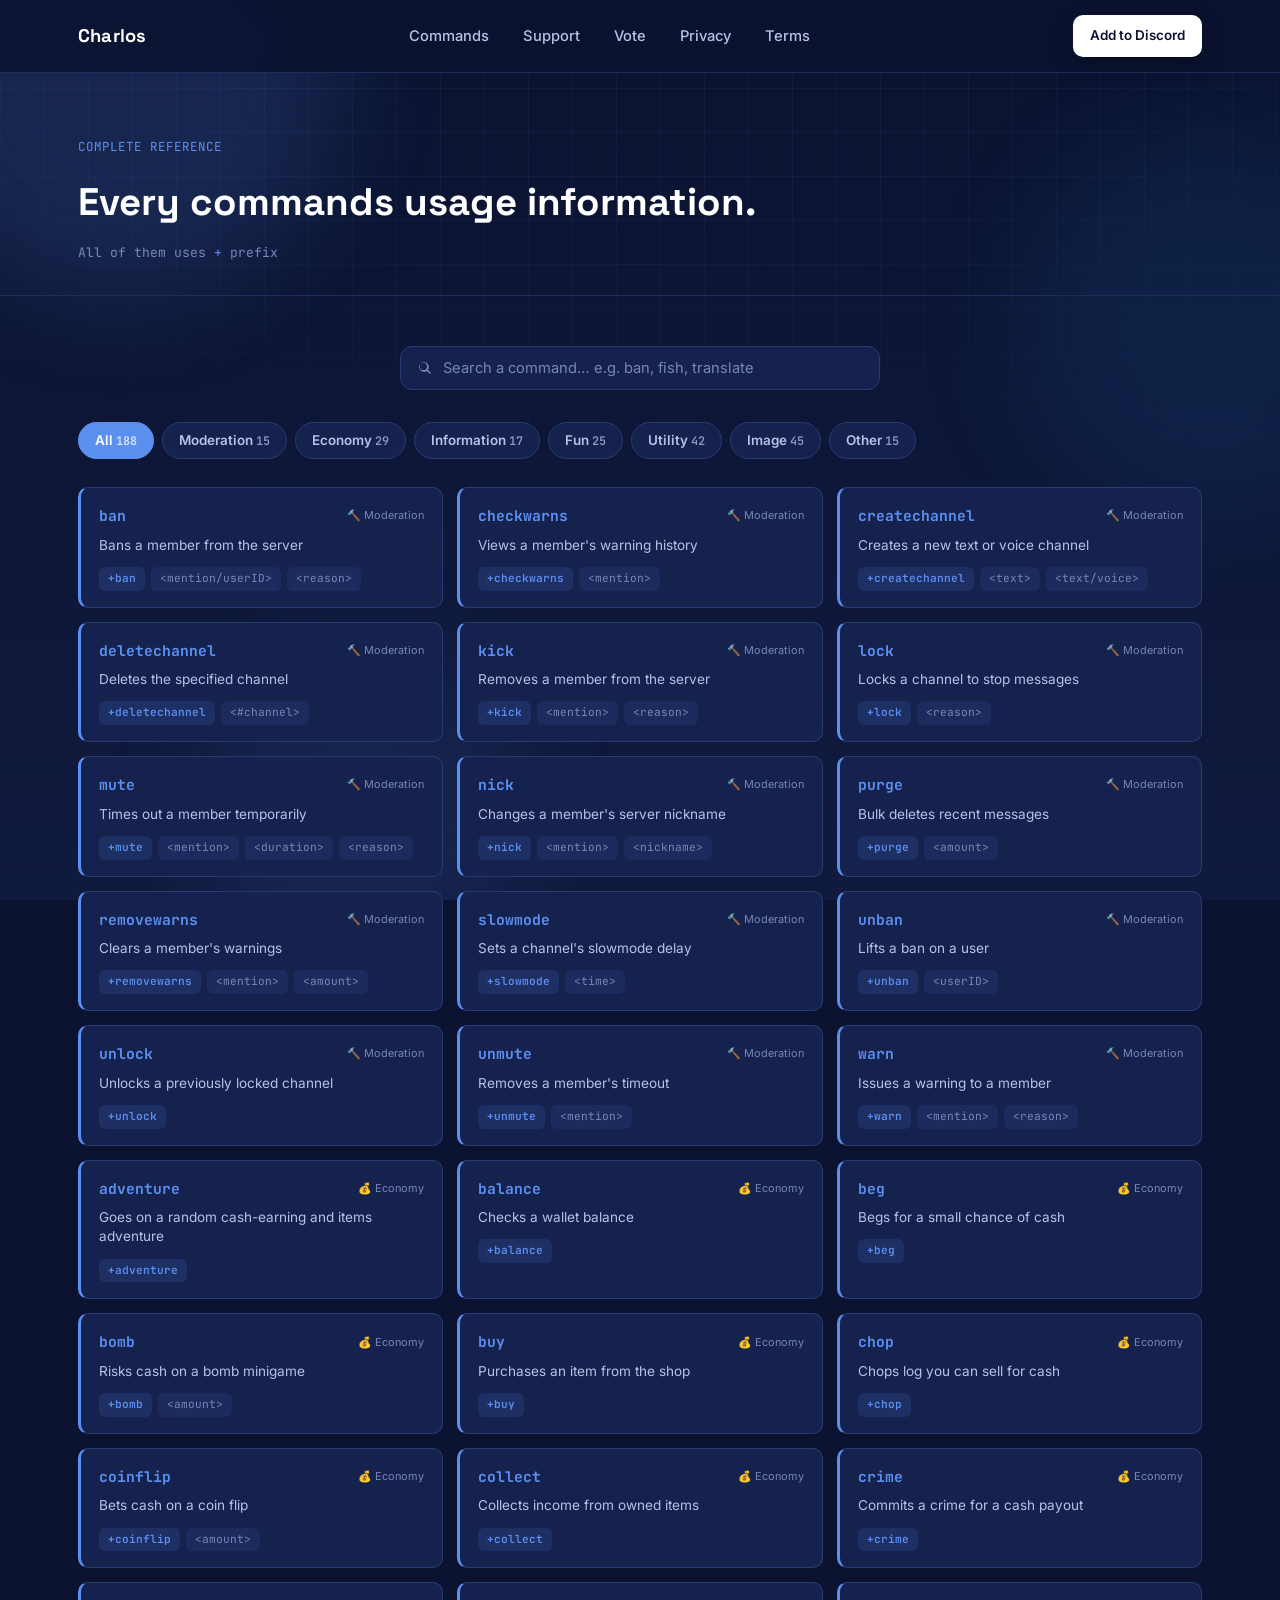
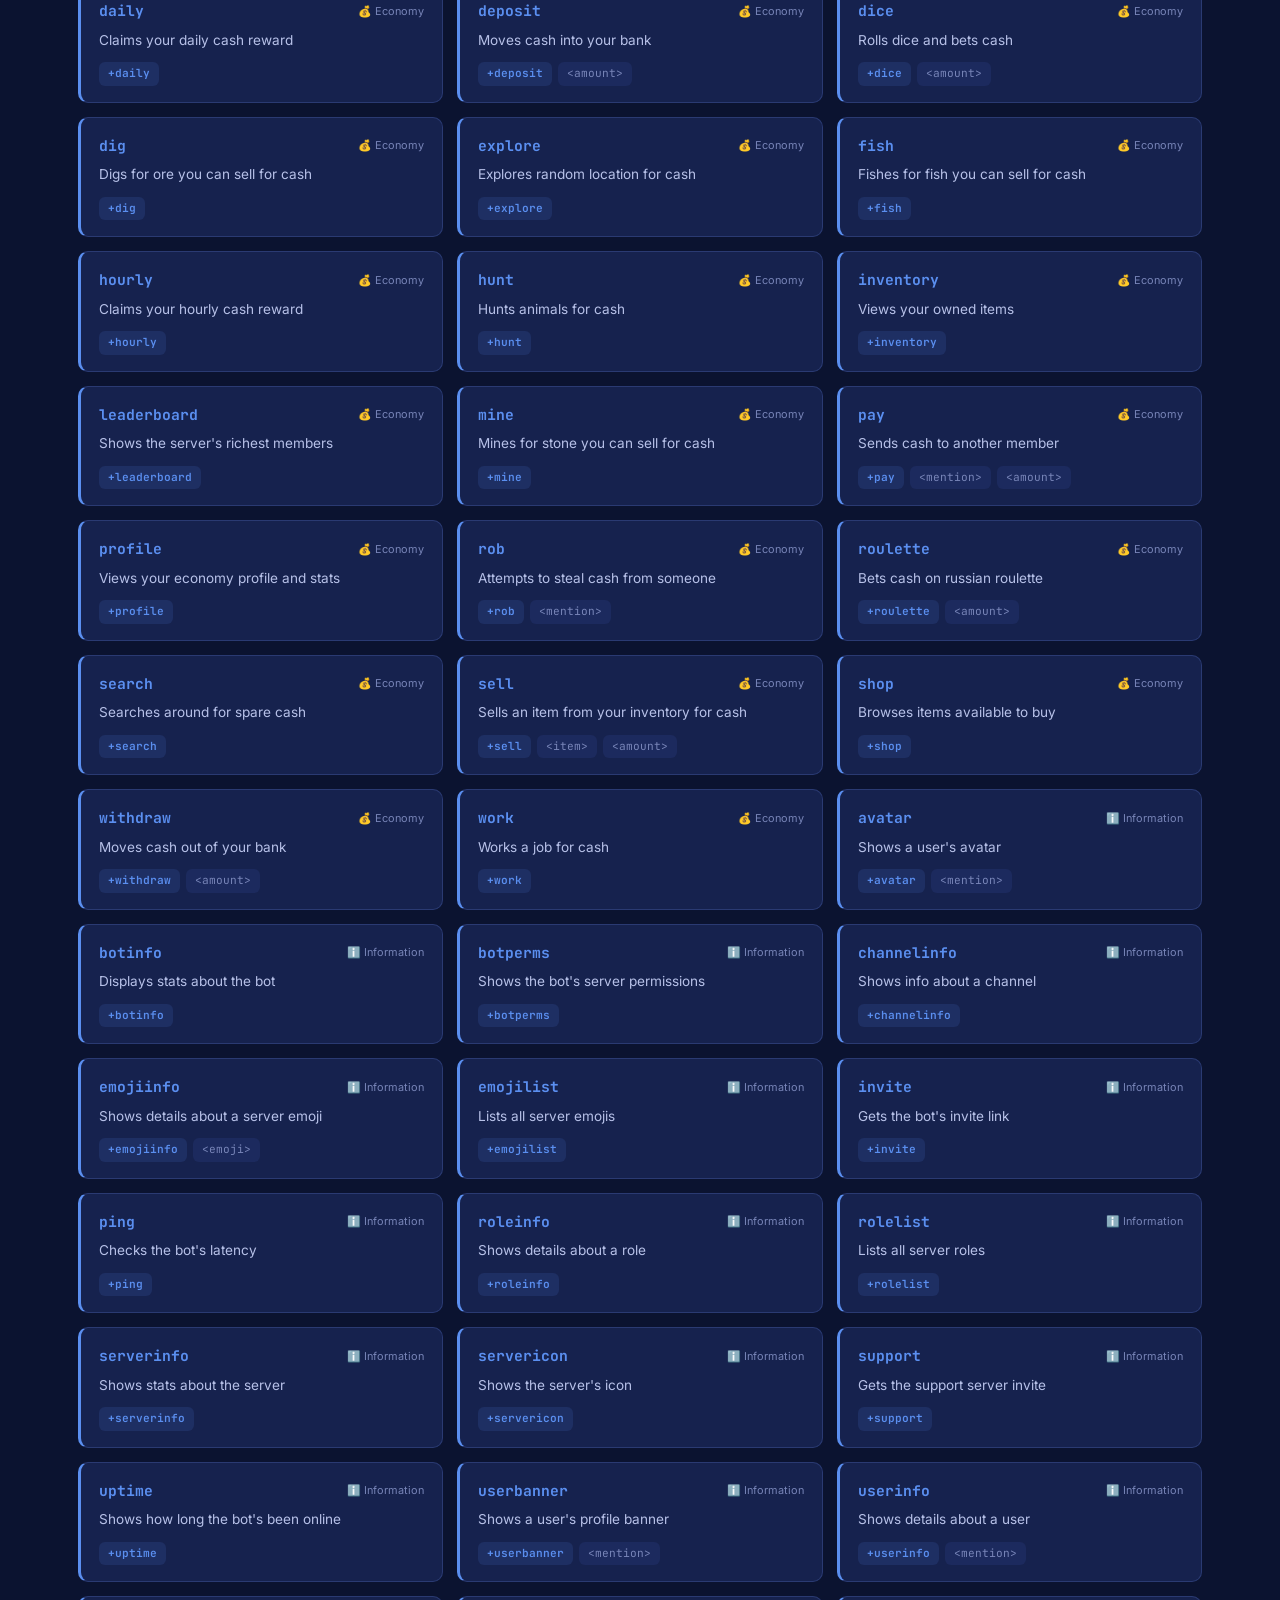
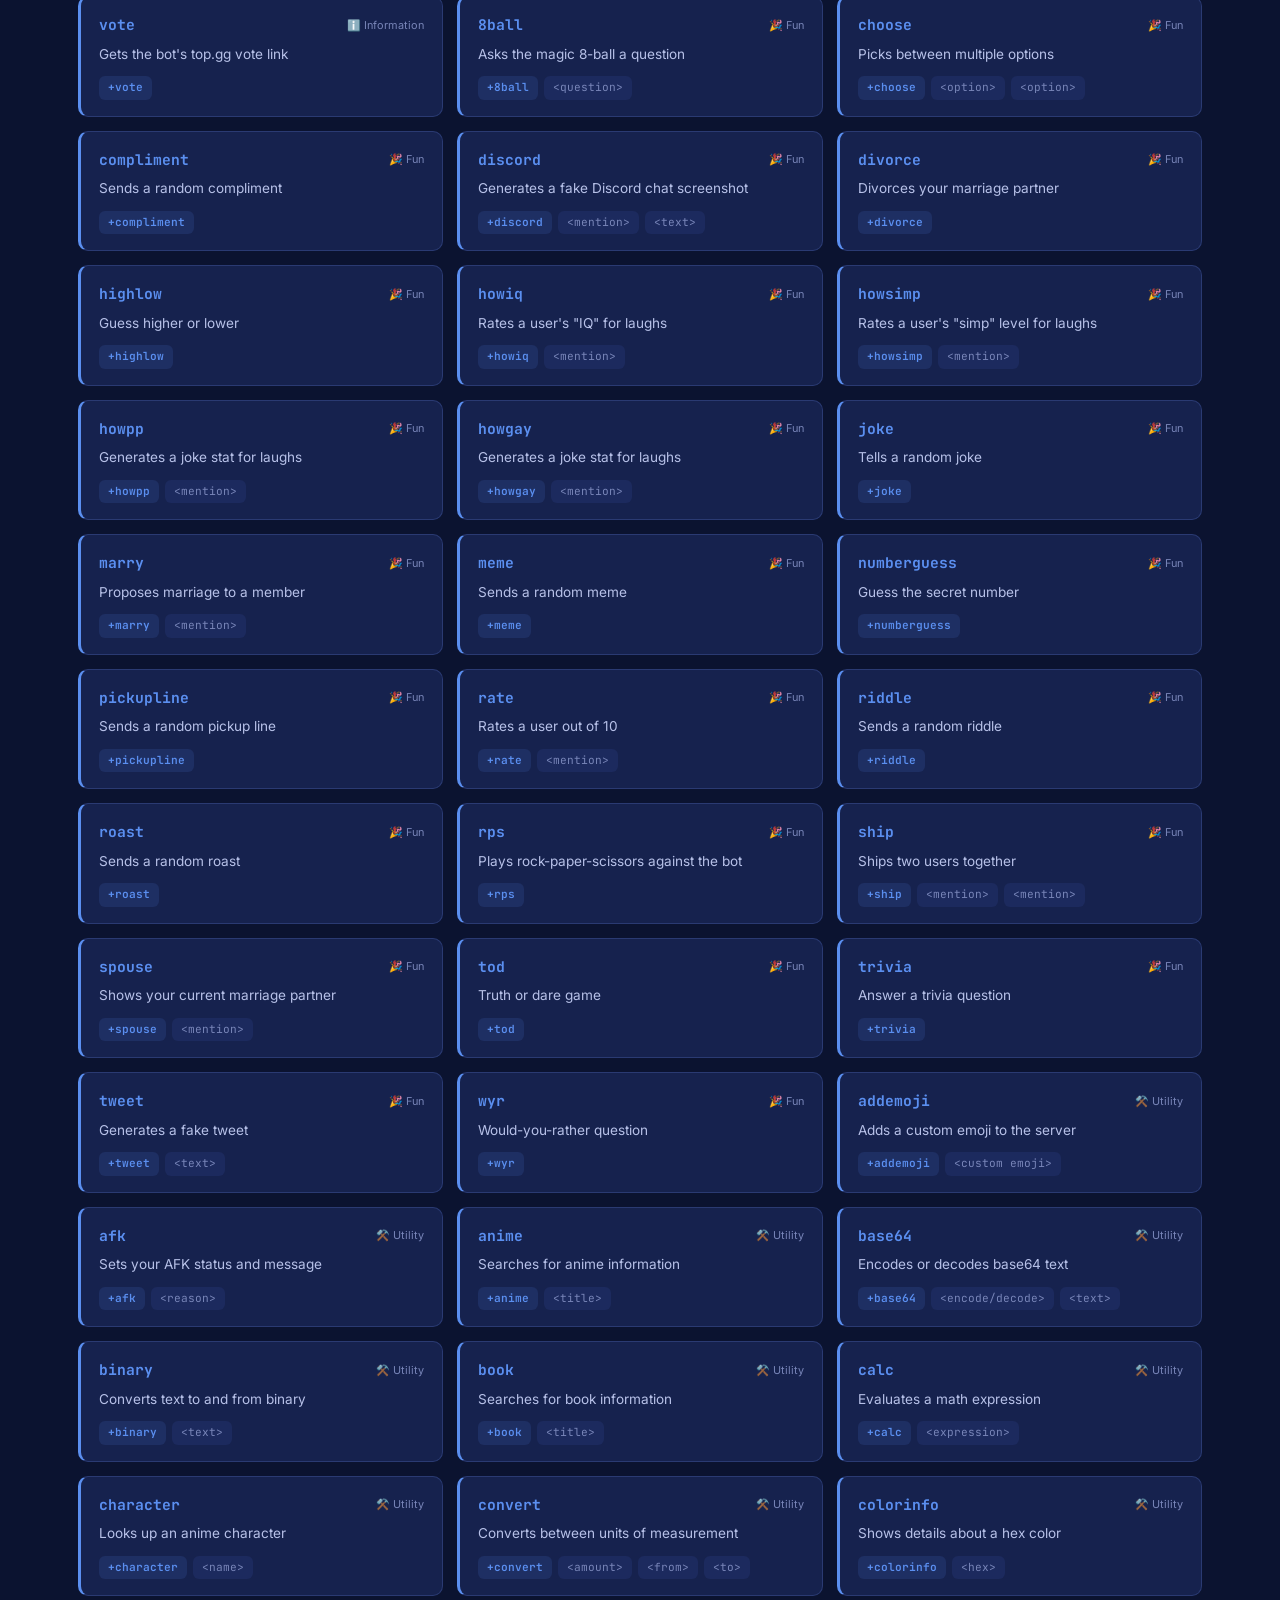
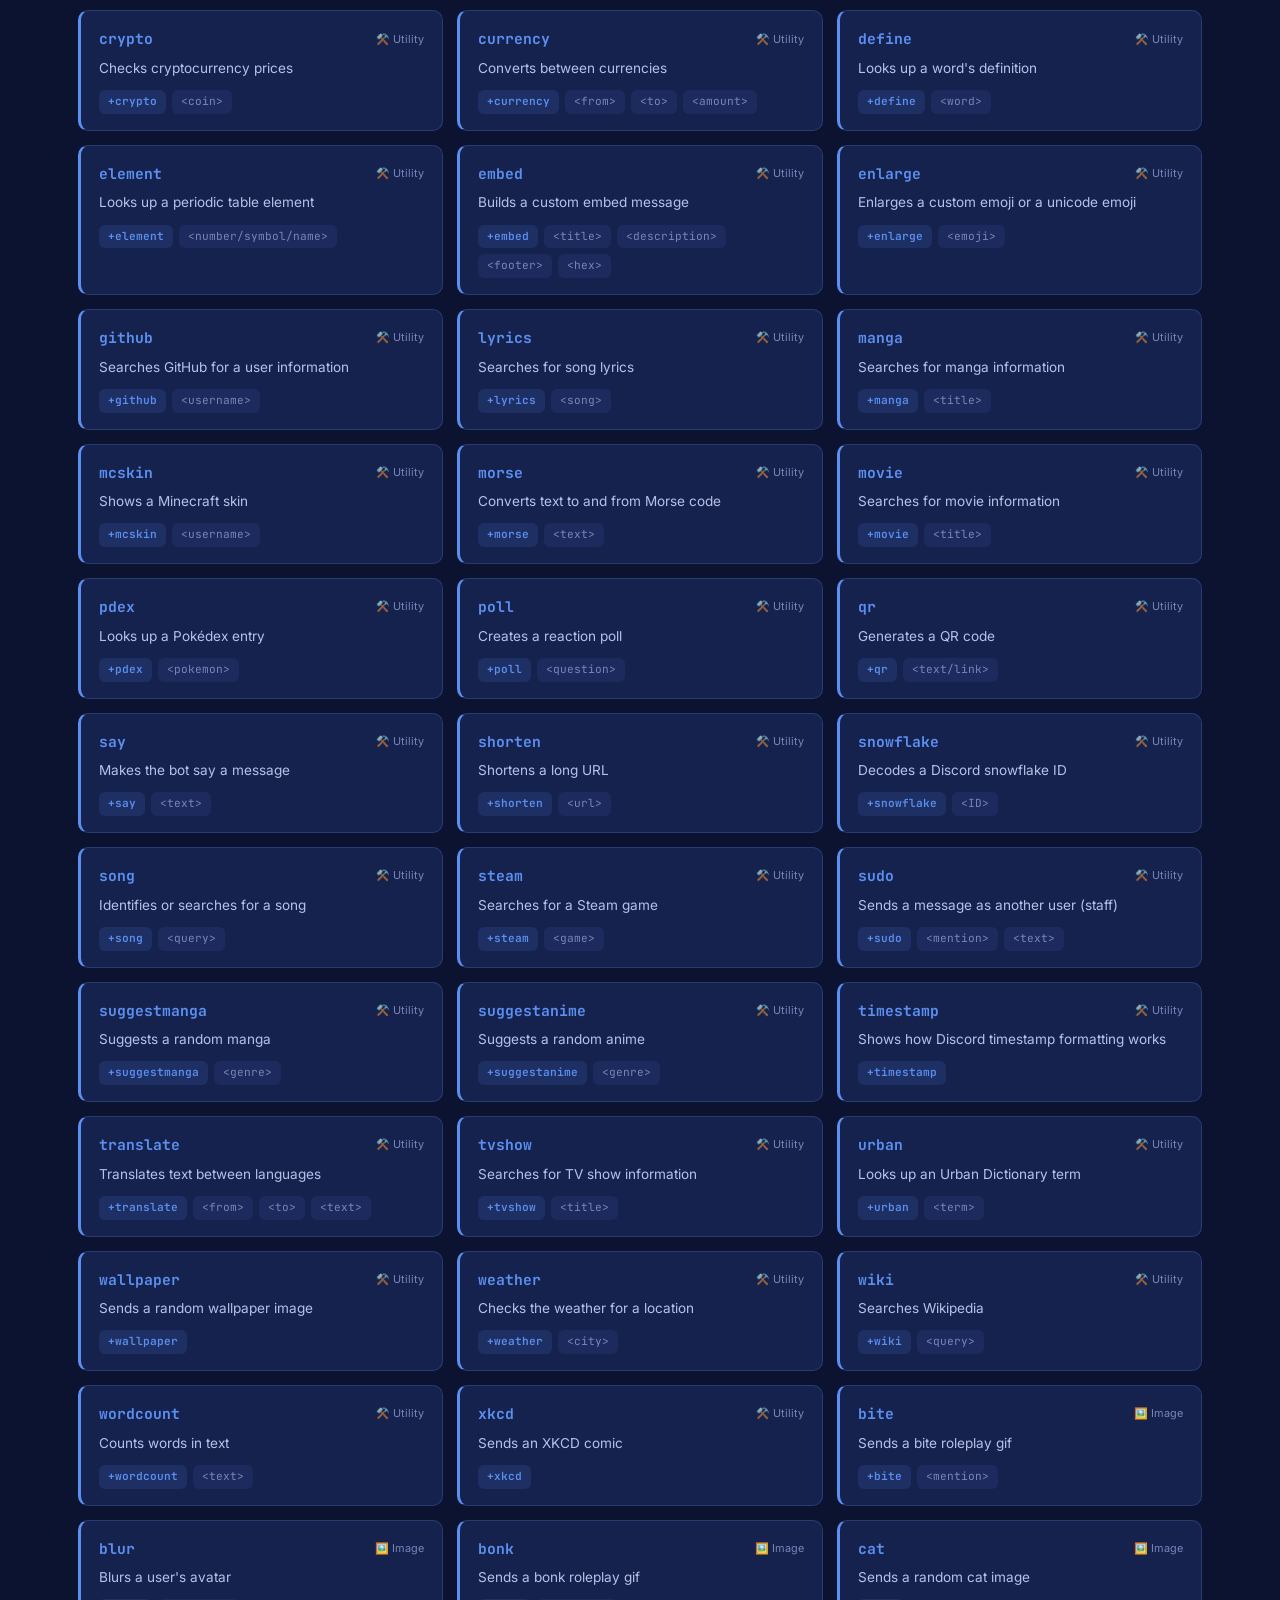
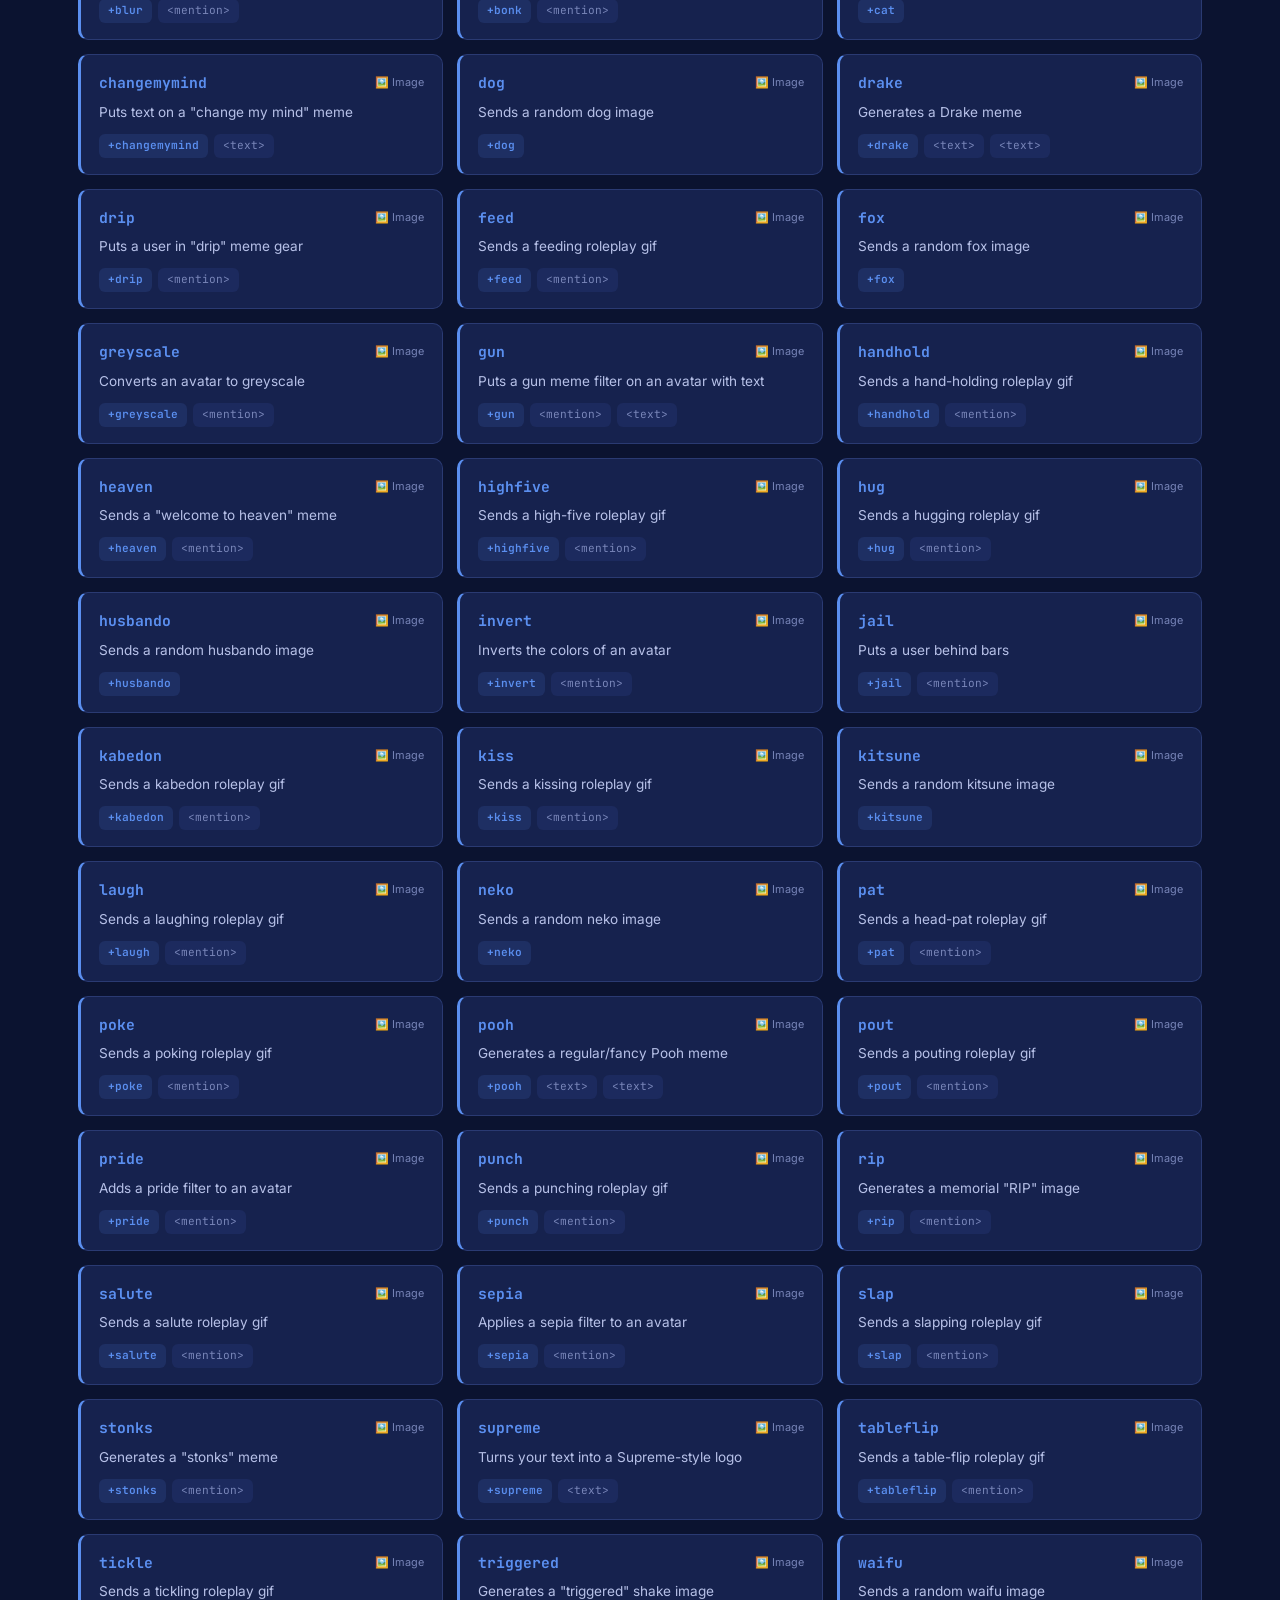
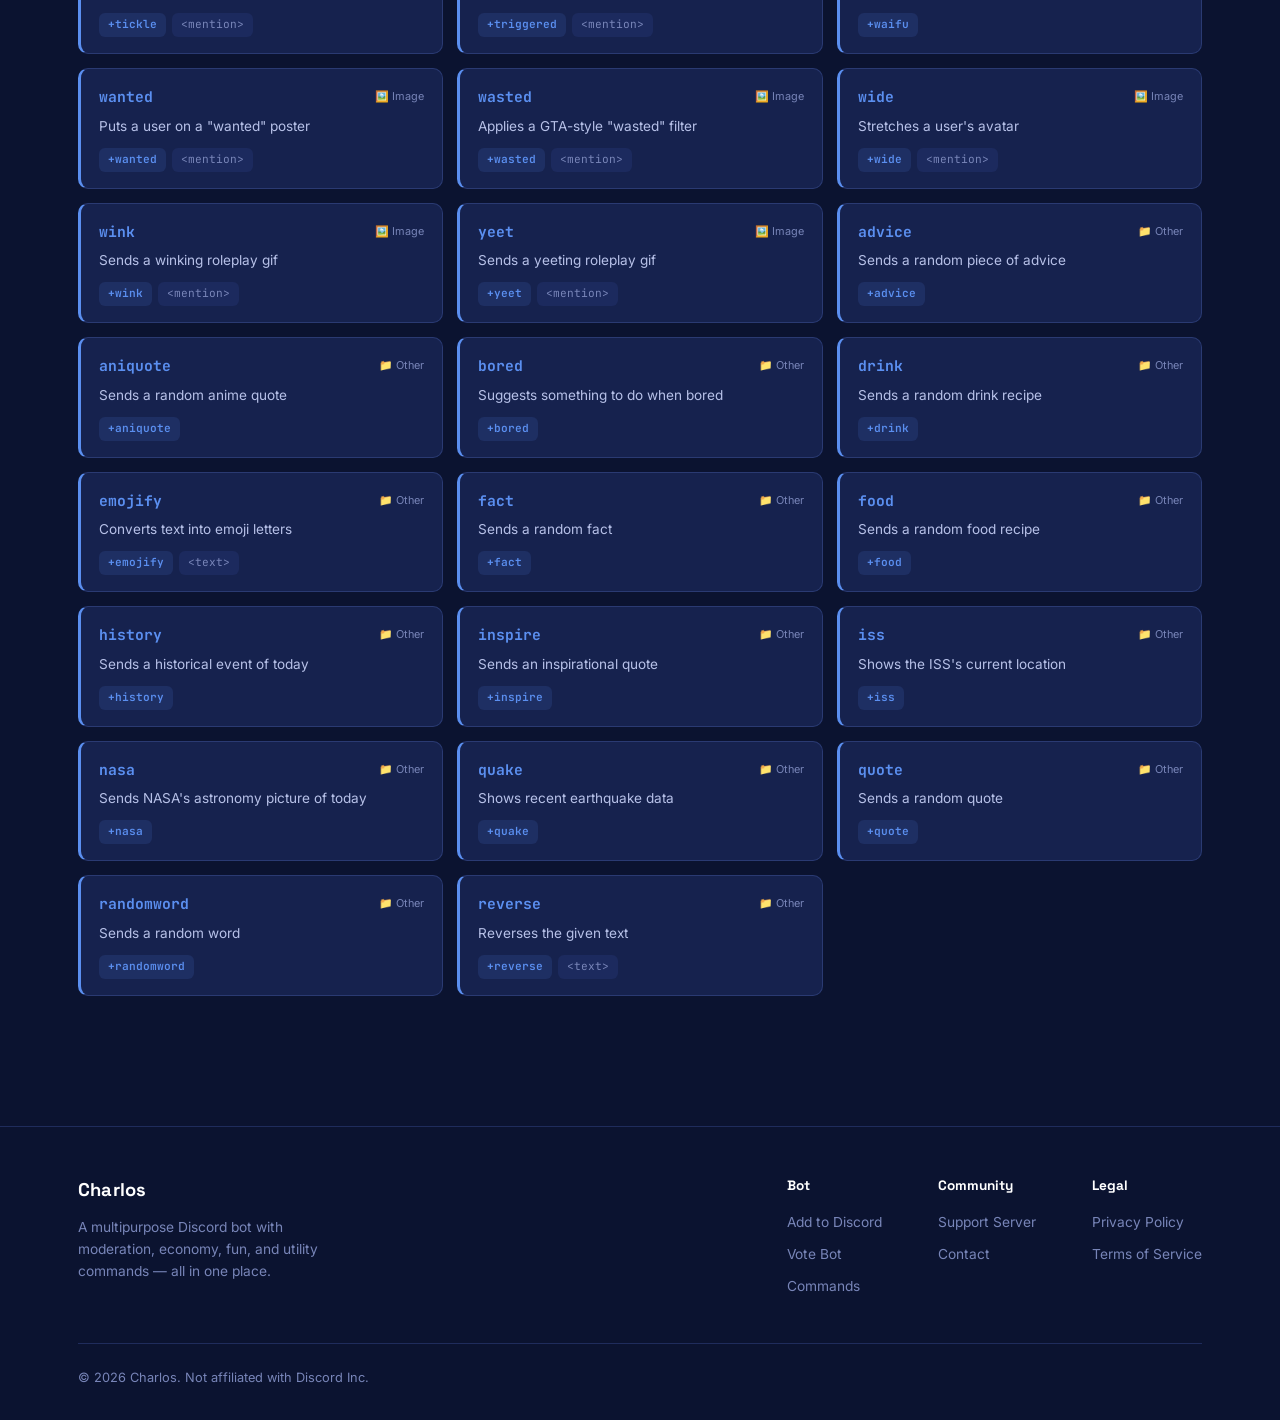
<file: commands.html>
<!DOCTYPE html>
<html lang="en">
<head>
<meta charset="UTF-8">
<meta name="viewport" content="width=device-width, initial-scale=1.0">
<title>All Commands — Charlos</title>
<meta name="description" content="Browse and search all 180+ Charlos commands across 7 categories.">
<link rel="stylesheet" href="style.css">
</head>
<body>

<div class="bg-grid" aria-hidden="true"></div>
<div class="bg-blobs" aria-hidden="true"><span></span><span></span><span></span><span></span></div>

<nav class="nav">
  <div class="wrap">
    <a href="/" class="brand">
      Charlos
    </a>
    <ul class="nav-links">
      <li><a href="/commands">Commands</a></li>
      <li><a href="https://discord.gg/Yh2V3zn8T9">Support</a></li>
      <li><a href="https://top.gg/bot/865440490342449203/">Vote</a></li>
      <li><a href="/privacy">Privacy</a></li>
      <li><a href="/terms">Terms</a></li>
    </ul>
    <div class="nav-cta">
      <a class="btn btn-primary btn-sm" href="https://dsc.gg/charlos">Add to Discord</a>
      <button class="nav-toggle" aria-label="Toggle menu">☰</button>
    </div>
  </div>
</nav>

<header class="legal-hero">
  <div class="wrap">
    <span class="section-tag">Complete Reference</span>
    <h1>Every commands usage information.</h1>
    <p class="legal-updated">All of them uses <code style="font-family:var(--font-mono);color:var(--accent-bright)">+</code> prefix</p>
  </div>
</header>

<section class="cmd-page-section">
  <div class="wrap">
    <div class="cmd-search">
      <svg viewBox="0 0 20 20" width="16" height="16" aria-hidden="true"><path fill="currentColor" d="M13.6 12.3a6 6 0 1 0-1.3 1.3l4 4 1.3-1.3-4-4ZM8 12.5a4.5 4.5 0 1 1 0-9 4.5 4.5 0 0 1 0 9Z"/></svg>
      <input type="text" id="cmdSearch" placeholder="Search a command… e.g. ban, fish, translate" autocomplete="off">
      <span id="cmdSearchCount" class="cmd-search-count"></span>
    </div>

    <div class="cmd-filters" id="cmdFilters"></div>

    <div class="cmd-list" id="cmdList"></div>
  </div>
</section>

<footer>
  <div class="wrap">
    <div class="footer-top">
      <div class="footer-brand">
        <a href="/" class="brand">Charlos</a>
        <p>A multipurpose Discord bot with moderation, economy, fun, and utility commands — all in one place.</p>
      </div>
      <div class="footer-cols">
        <div class="footer-col">
          <h4>Bot</h4>
          <a href="https://dsc.gg/charlos">Add to Discord</a>
          <a href="https://top.gg/bot/865440490342449203/">Vote Bot</a>
          <a href="/commands">Commands</a>
        </div>
        <div class="footer-col">
          <h4>Community</h4>
          <a href="https://discord.gg/Yh2V3zn8T9">Support Server</a>
          <a href="mailto:sokkheng8111@gmail.com">Contact</a>
        </div>
        <div class="footer-col">
          <h4>Legal</h4>
          <a href="/privacy">Privacy Policy</a>
          <a href="/terms">Terms of Service</a>
        </div>
      </div>
    </div>
    <div class="footer-bottom">
      <span>© 2026 Charlos. Not affiliated with Discord Inc.</span>
    </div>
  </div>
</footer>

<script src="script.js"></script>
</body>
</html>
</file>
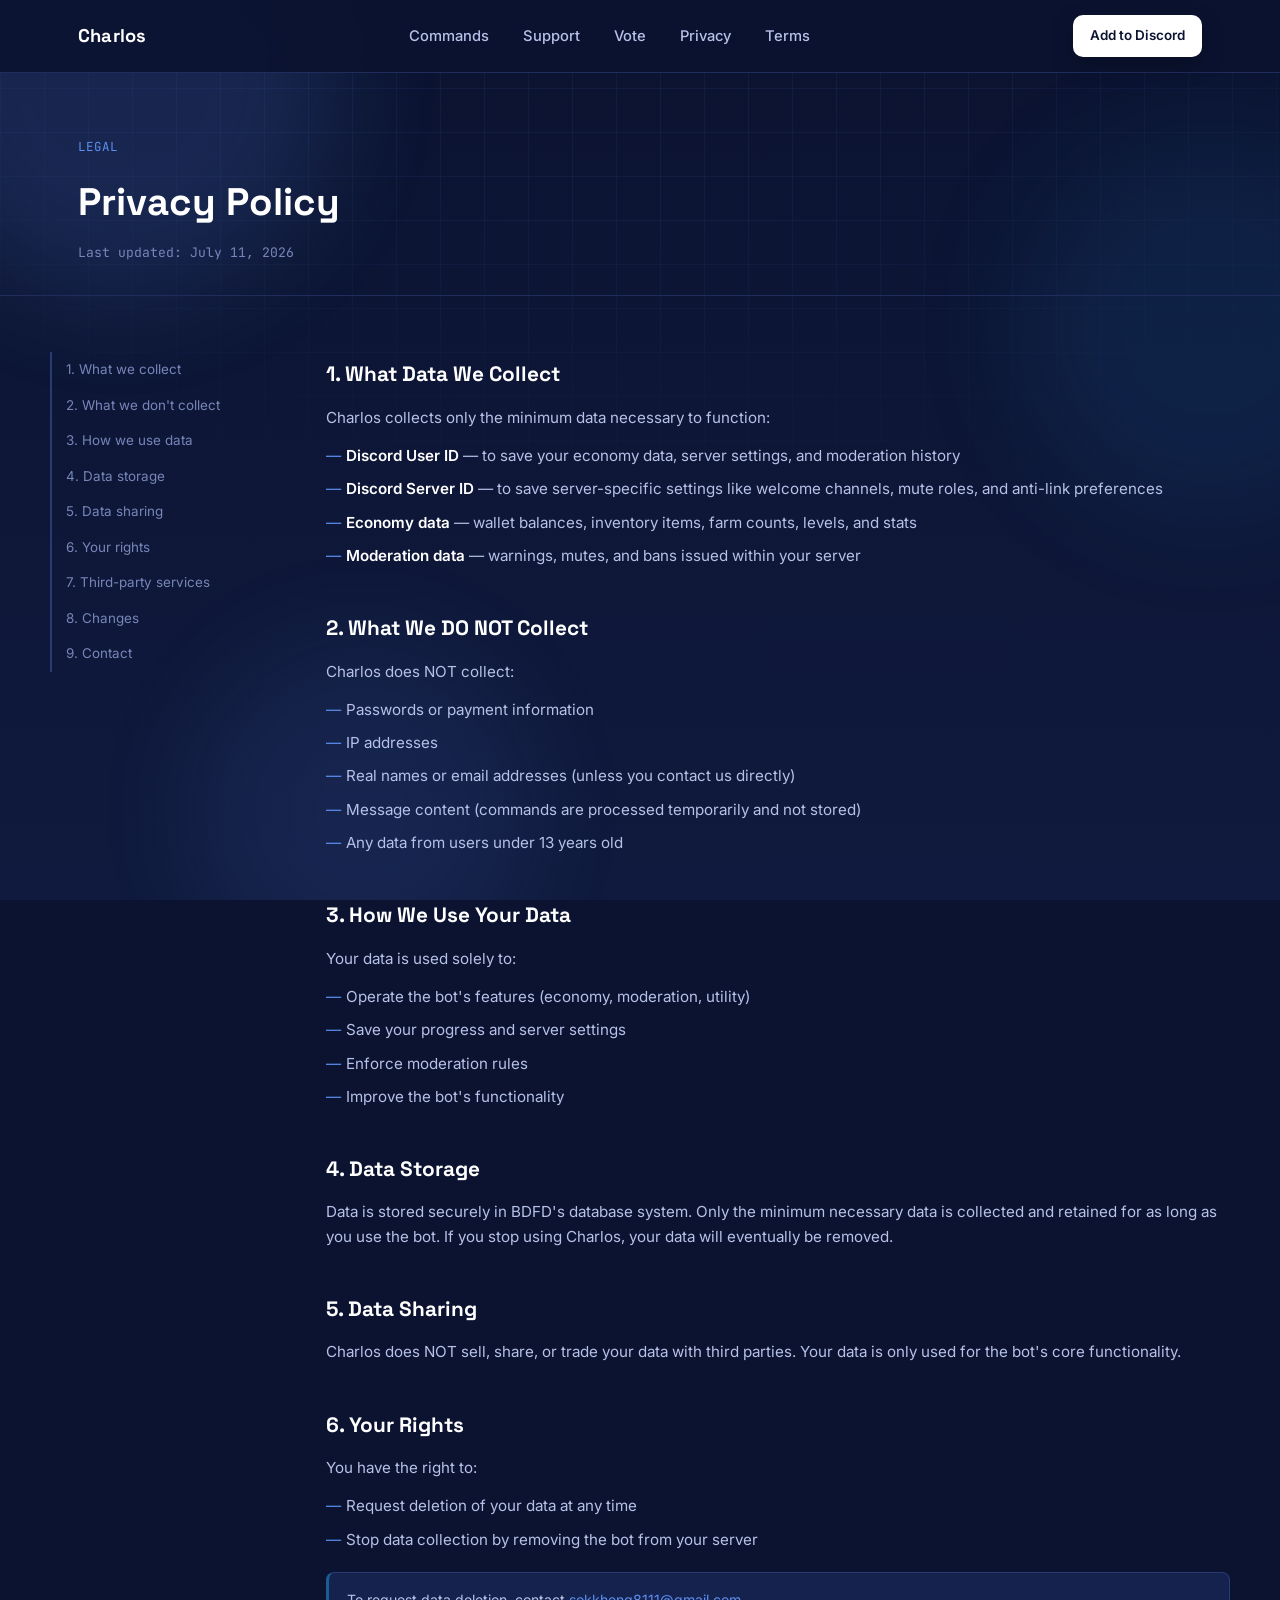
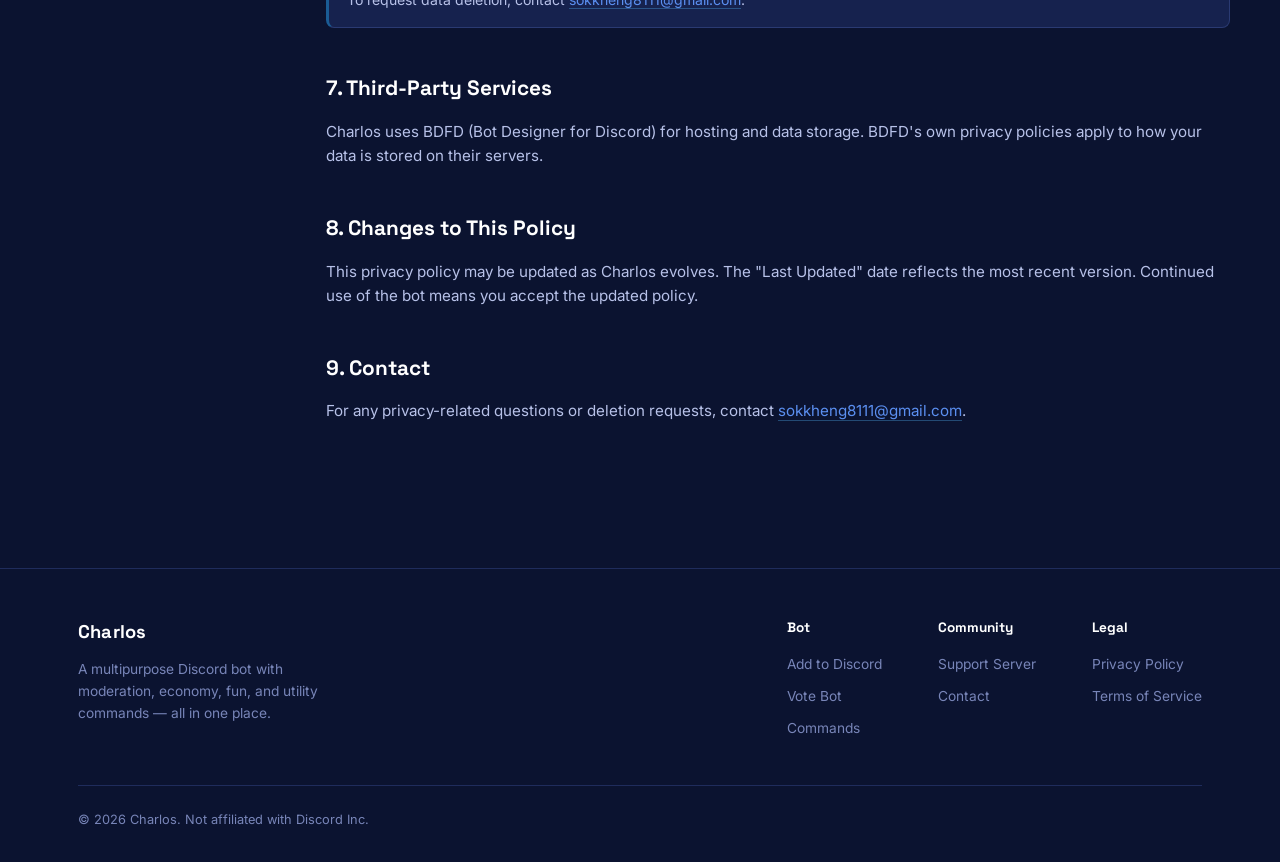
<file: privacy.html>
<!DOCTYPE html>
<html lang="en">
<head>
<meta charset="UTF-8">
<meta name="viewport" content="width=device-width, initial-scale=1.0">
<title>Privacy Policy — Charlos</title>
<link rel="stylesheet" href="style.css">
</head>
<body>

<div class="bg-grid" aria-hidden="true"></div>
<div class="bg-blobs" aria-hidden="true"><span></span><span></span><span></span><span></span></div>


<nav class="nav">
  <div class="wrap">
    <a href="/" class="brand">
      Charlos
    </a>
    <ul class="nav-links">
      <li><a href="/commands">Commands</a></li>
      <li><a href="https://discord.gg/Yh2V3zn8T9">Support</a></li>
      <li><a href="https://top.gg/bot/865440490342449203/">Vote</a></li>
      <li><a href="/privacy">Privacy</a></li>
      <li><a href="/terms">Terms</a></li>
    </ul>
    <div class="nav-cta">
      <a class="btn btn-primary btn-sm" href="https://dsc.gg/charlos">Add to Discord</a>
      <button class="nav-toggle" aria-label="Toggle menu">☰</button>
    </div>
  </div>
</nav>

<header class="legal-hero">
  <div class="wrap">
    <span class="section-tag">Legal</span>
    <h1>Privacy Policy</h1>
    <p class="legal-updated">Last updated: July 11, 2026</p>
  </div>
</header>

<section class="legal-body wrap">
  <aside class="legal-toc">
    <a href="#collect">1. What we collect</a>
    <a href="#not-collect">2. What we don't collect</a>
    <a href="#use">3. How we use data</a>
    <a href="#storage">4. Data storage</a>
    <a href="#sharing">5. Data sharing</a>
    <a href="#rights">6. Your rights</a>
    <a href="#third-party">7. Third-party services</a>
    <a href="#changes">8. Changes</a>
    <a href="#contact">9. Contact</a>
  </aside>

  <div class="legal-content">

    <h2 id="collect">1. What Data We Collect</h2>
    <p>Charlos collects only the minimum data necessary to function:</p>
    <ul>
      <li><strong>Discord User ID</strong> — to save your economy data, server settings, and moderation history</li>
      <li><strong>Discord Server ID</strong> — to save server-specific settings like welcome channels, mute roles, and anti-link preferences</li>
      <li><strong>Economy data</strong> — wallet balances, inventory items, farm counts, levels, and stats</li>
      <li><strong>Moderation data</strong> — warnings, mutes, and bans issued within your server</li>
    </ul>

    <h2 id="not-collect">2. What We DO NOT Collect</h2>
    <p>Charlos does NOT collect:</p>
    <ul>
      <li>Passwords or payment information</li>
      <li>IP addresses</li>
      <li>Real names or email addresses (unless you contact us directly)</li>
      <li>Message content (commands are processed temporarily and not stored)</li>
      <li>Any data from users under 13 years old</li>
    </ul>

    <h2 id="use">3. How We Use Your Data</h2>
    <p>Your data is used solely to:</p>
    <ul>
      <li>Operate the bot's features (economy, moderation, utility)</li>
      <li>Save your progress and server settings</li>
      <li>Enforce moderation rules</li>
      <li>Improve the bot's functionality</li>
    </ul>

    <h2 id="storage">4. Data Storage</h2>
    <p>Data is stored securely in BDFD's database system. Only the minimum necessary data is collected and retained for as long as you use the bot. If you stop using Charlos, your data will eventually be removed.</p>

    <h2 id="sharing">5. Data Sharing</h2>
    <p>Charlos does NOT sell, share, or trade your data with third parties. Your data is only used for the bot's core functionality.</p>

    <h2 id="rights">6. Your Rights</h2>
    <p>You have the right to:</p>
    <ul>
      <li>Request deletion of your data at any time</li>
      <li>Stop data collection by removing the bot from your server</li>
    </ul>
    <div class="legal-note">To request data deletion, contact <a class="inline-link" href="mailto:sokkheng8111@gmail.com">sokkheng8111@gmail.com</a>.</div>

    <h2 id="third-party">7. Third-Party Services</h2>
    <p>Charlos uses BDFD (Bot Designer for Discord) for hosting and data storage. BDFD's own privacy policies apply to how your data is stored on their servers.</p>

    <h2 id="changes">8. Changes to This Policy</h2>
    <p>This privacy policy may be updated as Charlos evolves. The "Last Updated" date reflects the most recent version. Continued use of the bot means you accept the updated policy.</p>

    <h2 id="contact">9. Contact</h2>
    <p>For any privacy-related questions or deletion requests, contact <a class="inline-link" href="mailto:sokkheng8111@gmail.com">sokkheng8111@gmail.com</a>.</p>

  </div>
</section>

<footer>
  <div class="wrap">
    <div class="footer-top">
      <div class="footer-brand">
        <a href="/" class="brand">Charlos</a>
        <p>A multipurpose Discord bot with moderation, economy, fun, and utility commands — all in one place.</p>
      </div>
      <div class="footer-cols">
        <div class="footer-col">
          <h4>Bot</h4>
          <a href="https://dsc.gg/charlos">Add to Discord</a>
          <a href="https://top.gg/bot/865440490342449203/">Vote Bot</a>
          <a href="/commands">Commands</a>
        </div>
        <div class="footer-col">
          <h4>Community</h4>
          <a href="https://discord.gg/Yh2V3zn8T9">Support Server</a>
          <a href="mailto:sokkheng8111@gmail.com">Contact</a>
        </div>
        <div class="footer-col">
          <h4>Legal</h4>
          <a href="/privacy">Privacy Policy</a>
          <a href="/terms">Terms of Service</a>
        </div>
      </div>
    </div>
    <div class="footer-bottom">
      <span>© 2026 Charlos. Not affiliated with Discord Inc.</span>
    </div>
  </div>
</footer>

<script src="script.js"></script>
</body>
</html>
</file>
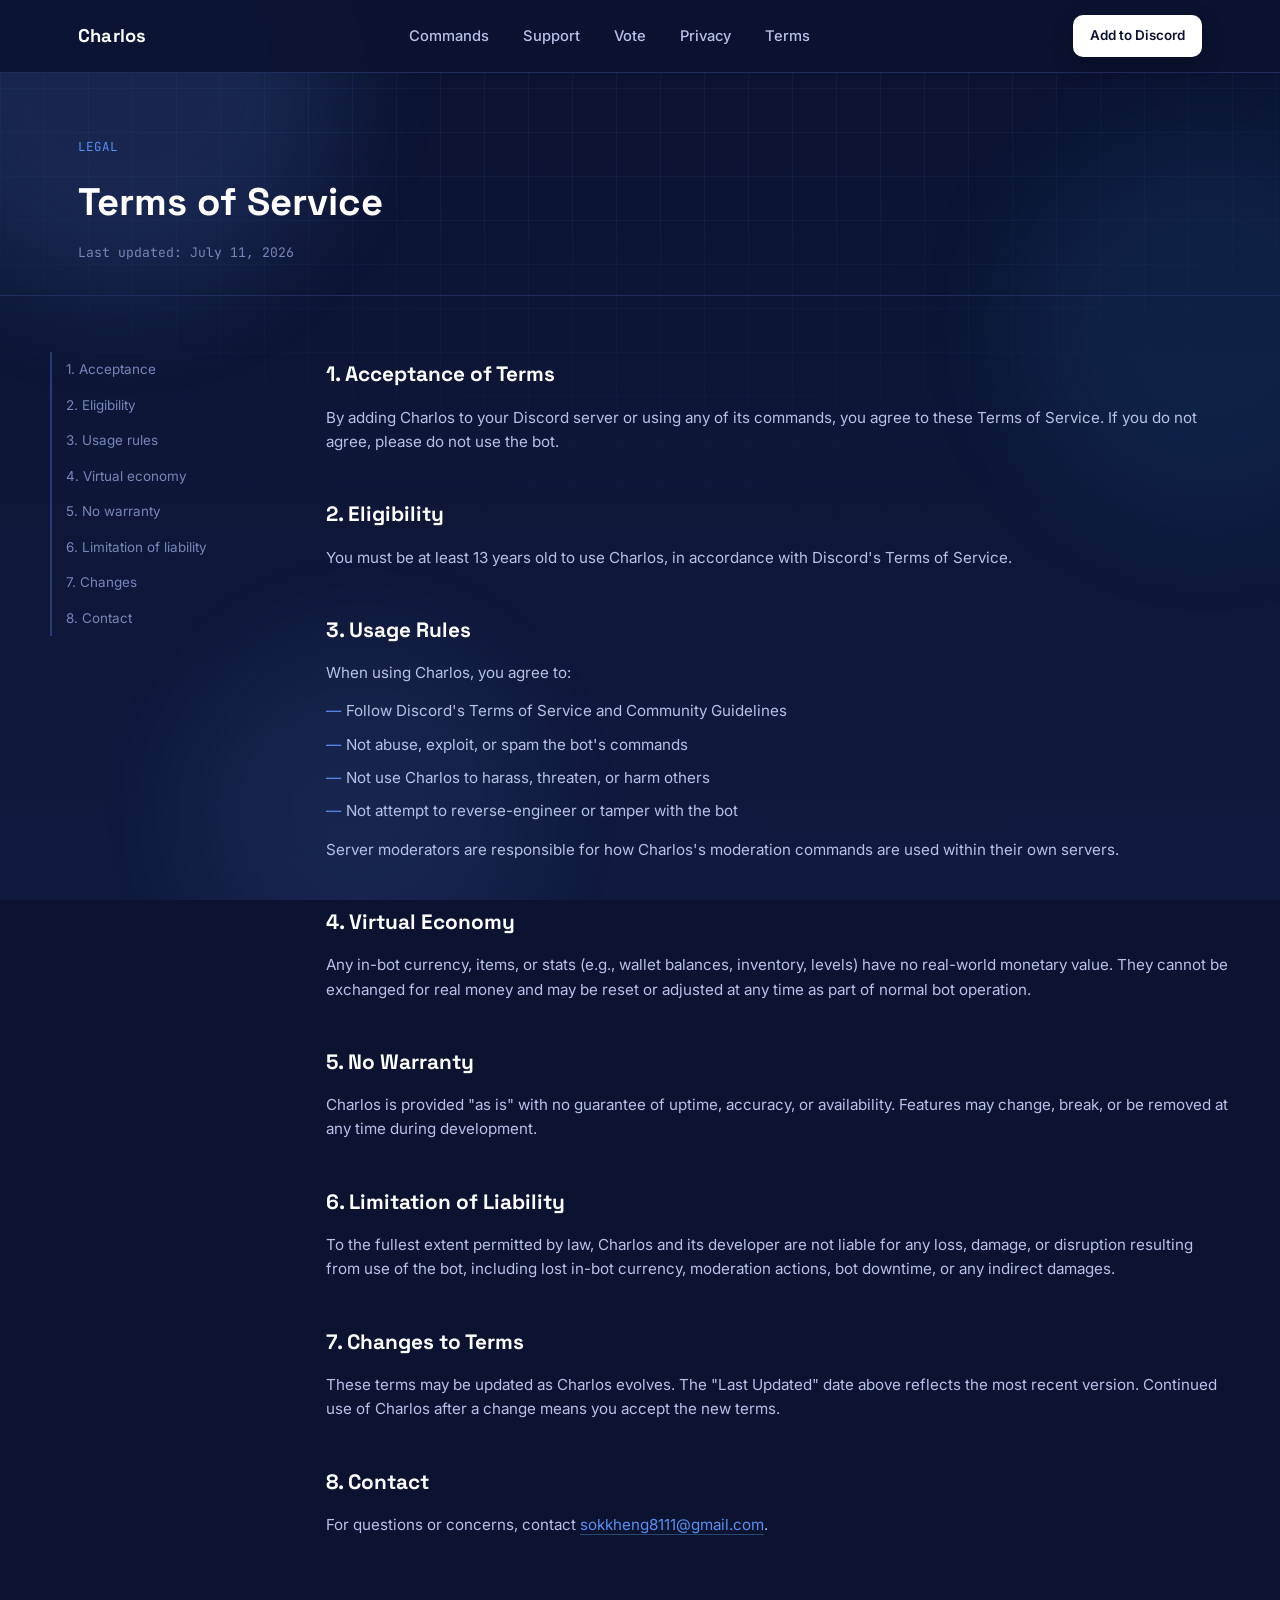
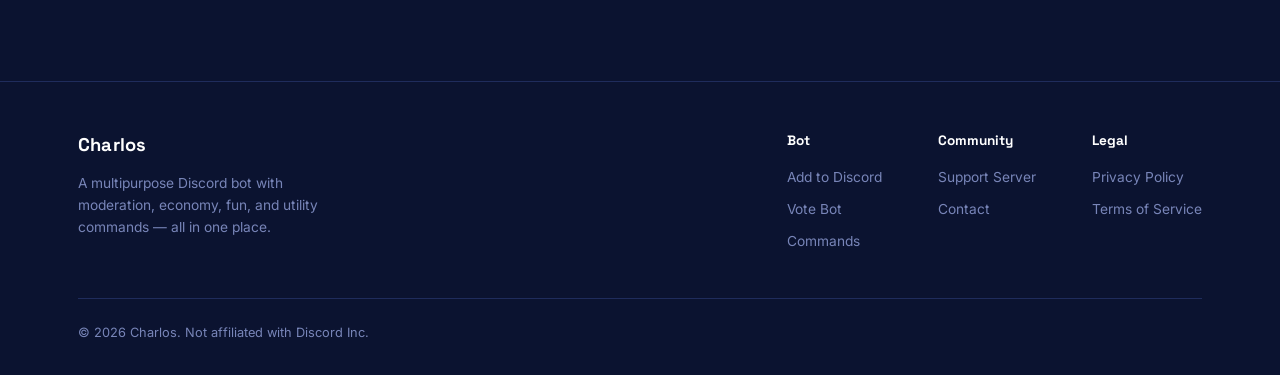
<file: terms.html>
<!DOCTYPE html>
<html lang="en">
<head>
<meta charset="UTF-8">
<meta name="viewport" content="width=device-width, initial-scale=1.0">
<title>Terms of Service — Charlos</title>
<link rel="stylesheet" href="style.css">
</head>
<body>

<div class="bg-grid" aria-hidden="true"></div>
<div class="bg-blobs" aria-hidden="true"><span></span><span></span><span></span><span></span></div>


<nav class="nav">
  <div class="wrap">
    <a href="/" class="brand">
      Charlos
    </a>
    <ul class="nav-links">
      <li><a href="/commands">Commands</a></li>
      <li><a href="https://discord.gg/Yh2V3zn8T9">Support</a></li>
      <li><a href="https://top.gg/bot/865440490342449203/">Vote</a></li>
      <li><a href="/privacy">Privacy</a></li>
      <li><a href="/terms">Terms</a></li>
    </ul>
    <div class="nav-cta">
      <a class="btn btn-primary btn-sm" href="https://dsc.gg/charlos">Add to Discord</a>
      <button class="nav-toggle" aria-label="Toggle menu">☰</button>
    </div>
  </div>
</nav>

<header class="legal-hero">
  <div class="wrap">
    <span class="section-tag">Legal</span>
    <h1>Terms of Service</h1>
    <p class="legal-updated">Last updated: July 11, 2026</p>
  </div>
</header>

<section class="legal-body wrap">
  <aside class="legal-toc">
    <a href="#acceptance">1. Acceptance</a>
    <a href="#eligibility">2. Eligibility</a>
    <a href="#usage">3. Usage rules</a>
    <a href="#economy">4. Virtual economy</a>
    <a href="#warranty">5. No warranty</a>
    <a href="#liability">6. Limitation of liability</a>
    <a href="#changes">7. Changes</a>
    <a href="#contact">8. Contact</a>
  </aside>

  <div class="legal-content">

    <h2 id="acceptance">1. Acceptance of Terms</h2>
    <p>By adding Charlos to your Discord server or using any of its commands, you agree to these Terms of Service. If you do not agree, please do not use the bot.</p>

    <h2 id="eligibility">2. Eligibility</h2>
    <p>You must be at least 13 years old to use Charlos, in accordance with Discord's Terms of Service.</p>

    <h2 id="usage">3. Usage Rules</h2>
    <p>When using Charlos, you agree to:</p>
    <ul>
      <li>Follow Discord's Terms of Service and Community Guidelines</li>
      <li>Not abuse, exploit, or spam the bot's commands</li>
      <li>Not use Charlos to harass, threaten, or harm others</li>
      <li>Not attempt to reverse-engineer or tamper with the bot</li>
    </ul>
    <p>Server moderators are responsible for how Charlos's moderation commands are used within their own servers.</p>

    <h2 id="economy">4. Virtual Economy</h2>
    <p>Any in-bot currency, items, or stats (e.g., wallet balances, inventory, levels) have no real-world monetary value. They cannot be exchanged for real money and may be reset or adjusted at any time as part of normal bot operation.</p>

    <h2 id="warranty">5. No Warranty</h2>
    <p>Charlos is provided "as is" with no guarantee of uptime, accuracy, or availability. Features may change, break, or be removed at any time during development.</p>

    <h2 id="liability">6. Limitation of Liability</h2>
    <p>To the fullest extent permitted by law, Charlos and its developer are not liable for any loss, damage, or disruption resulting from use of the bot, including lost in-bot currency, moderation actions, bot downtime, or any indirect damages.</p>

    <h2 id="changes">7. Changes to Terms</h2>
    <p>These terms may be updated as Charlos evolves. The "Last Updated" date above reflects the most recent version. Continued use of Charlos after a change means you accept the new terms.</p>

    <h2 id="contact">8. Contact</h2>
    <p>For questions or concerns, contact <a class="inline-link" href="mailto:sokkheng8111@gmail.com">sokkheng8111@gmail.com</a>.</p>

  </div>
</section>

<footer>
  <div class="wrap">
    <div class="footer-top">
      <div class="footer-brand">
        <a href="/" class="brand">Charlos</a>
        <p>A multipurpose Discord bot with moderation, economy, fun, and utility commands — all in one place.</p>
      </div>
      <div class="footer-cols">
        <div class="footer-col">
          <h4>Bot</h4>
          <a href="https://dsc.gg/charlos">Add to Discord</a>
          <a href="https://top.gg/bot/865440490342449203/">Vote Bot</a>
          <a href="/commands">Commands</a>
        </div>
        <div class="footer-col">
          <h4>Community</h4>
          <a href="https://discord.gg/Yh2V3zn8T9">Support Server</a>
          <a href="mailto:sokkheng8111@gmail.com">Contact</a>
        </div>
        <div class="footer-col">
          <h4>Legal</h4>
          <a href="/privacy">Privacy Policy</a>
          <a href="/terms">Terms of Service</a>
        </div>
      </div>
    </div>
    <div class="footer-bottom">
      <span>© 2026 Charlos. Not affiliated with Discord Inc.</span>
    </div>
  </div>
</footer>

<script src="script.js"></script>
</body>
</html>
</file>
<file: style.css>
@import url('https://fonts.googleapis.com/css2?family=Space+Grotesk:wght@500;600;700&family=Inter:wght@400;500;600;700&family=JetBrains+Mono:wght@400;500;600&display=swap');

/* ---------- Animation keyframes ---------- */
@keyframes float{
  0%,100%{transform:translateY(0);}
  50%{transform:translateY(-10px);}
}
@keyframes pulseGlow{
  0%,100%{box-shadow:0 30px 70px rgba(0,0,0,0.45), 0 0 0 rgba(74,159,219,0);}
  50%{box-shadow:0 30px 70px rgba(0,0,0,0.45), 0 0 46px rgba(74,159,219,0.28);}
}
@keyframes shimmer{
  0%{background-position:0% 50%;}
  100%{background-position:200% 50%;}
}
@keyframes fadeUp{
  from{opacity:0;transform:translateY(26px);}
  to{opacity:1;transform:translateY(0);}
}
@keyframes drift{
  0%{transform:translate(0,0) scale(1);}
  50%{transform:translate(-24px,18px) scale(1.06);}
  100%{transform:translate(0,0) scale(1);}
}
@keyframes spinSlow{
  from{transform:rotate(0deg);}
  to{transform:rotate(360deg);}
}

.reveal{
  opacity:0;
  transform:translateY(26px);
  transition:opacity 0.7s cubic-bezier(0.16,1,0.3,1), transform 0.7s cubic-bezier(0.16,1,0.3,1);
}
.reveal.in-view{
  opacity:1;
  transform:translateY(0);
}
.reveal-stagger.in-view .feature-item{
  animation:fadeUp 0.6s cubic-bezier(0.16,1,0.3,1) both;
}
.reveal-stagger.in-view .feature-item:nth-child(1){animation-delay:0.02s;}
.reveal-stagger.in-view .feature-item:nth-child(2){animation-delay:0.1s;}
.reveal-stagger.in-view .feature-item:nth-child(3){animation-delay:0.18s;}

:root{
  --bg:#0B1330;
  --bg-elevated:#101A3E;
  --surface:#16224E;
  --surface-2:#1C2A5E;
  --border:#2A3A72;
  --border-soft:#1F2C5C;
  --accent:#1A5C95;
  --accent-bright:#5B8FF0;
  --accent-dim:#16255C;
  --accent-soft:rgba(91,143,240,0.16);
  --text:#FFFFFF;
  --text-muted:#B7C1E8;
  --text-dim:#7885B8;
  --font-display:'Space Grotesk',sans-serif;
  --font-body:'Inter',sans-serif;
  --font-mono:'JetBrains Mono',monospace;
  --radius:14px;
}

*{box-sizing:border-box;margin:0;padding:0;}

html{scroll-behavior:smooth;}

body{
  background:var(--bg);
  color:var(--text);
  font-family:var(--font-body);
  line-height:1.6;
  -webkit-font-smoothing:antialiased;
  overflow-x:hidden;
}

body::before{
  content:"";
  position:fixed;
  inset:0;
  z-index:-2;
  background:linear-gradient(180deg, var(--bg) 0%, var(--bg-elevated) 100%);
}

.bg-grid{
  position:fixed;
  inset:0;
  z-index:-1;
  pointer-events:none;
  background-image:
    linear-gradient(rgba(91,143,240,0.07) 1px, transparent 1px),
    linear-gradient(90deg, rgba(91,143,240,0.07) 1px, transparent 1px);
  background-size:44px 44px;
  mask-image:radial-gradient(ellipse 80% 60% at 50% 0%, #000 40%, transparent 100%);
  -webkit-mask-image:radial-gradient(ellipse 80% 60% at 50% 0%, #000 40%, transparent 100%);
}
@media (min-width:900px){
  .bg-grid{animation:gridDrift 40s linear infinite;}
}
@keyframes gridDrift{
  from{background-position:0 0, 0 0;}
  to{background-position:44px 44px, 44px 44px;}
}

.bg-blobs{
  position:fixed;
  inset:0;
  z-index:-1;
  overflow:hidden;
  pointer-events:none;
  transform:translateZ(0);
}
.bg-blobs span{
  position:absolute;
  border-radius:50%;
  filter:blur(55px);
  opacity:0.4;
  will-change:transform;
  transform:translateZ(0);
}
.bg-blobs span:nth-child(1){
  width:440px;height:440px;
  top:-140px;left:-100px;
  background:rgba(91,143,240,0.4);
  animation:blobFloat1 28s ease-in-out infinite;
}
.bg-blobs span:nth-child(2){
  width:380px;height:380px;
  top:15%;right:-120px;
  background:rgba(26,92,149,0.45);
  animation:blobFloat2 34s ease-in-out infinite;
}
.bg-blobs span:nth-child(3){
  width:340px;height:340px;
  bottom:-80px;left:15%;
  background:rgba(91,143,240,0.25);
  animation:blobFloat3 30s ease-in-out infinite;
}
.bg-blobs span:nth-child(4){
  display:none;
}
@keyframes blobFloat1{
  0%,100%{transform:translate(0,0) translateZ(0) scale(1);}
  50%{transform:translate(60px,50px) translateZ(0) scale(1.15);}
}
@keyframes blobFloat2{
  0%,100%{transform:translate(0,0) translateZ(0) scale(1);}
  50%{transform:translate(-70px,40px) translateZ(0) scale(1.1);}
}
@keyframes blobFloat3{
  0%,100%{transform:translate(0,0) scale(1);}
  50%{transform:translate(40px,-60px) scale(1.2);}
}
@media (prefers-reduced-motion:reduce){
  .bg-blobs span{animation:none;}
  .bg-grid{animation:none;}
}

a{color:inherit;text-decoration:none;}
ul{list-style:none;}
img{max-width:100%;display:block;}

.wrap{
  max-width:1180px;
  margin:0 auto;
  padding:0 28px;
}

/* ---------- Nav ---------- */
.nav{
  position:sticky;
  top:0;
  z-index:100;
  background:rgba(11,19,48,0.92);
  backdrop-filter:blur(8px);
  -webkit-backdrop-filter:blur(8px);
  border-bottom:1px solid var(--border-soft);
  transition:box-shadow 0.3s ease, background 0.3s ease;
}
.nav.scrolled{
  background:rgba(11,19,48,0.97);
  box-shadow:0 8px 30px rgba(0,0,0,0.35);
}
@media (max-width:900px){
  .nav{
    background:rgba(11,19,48,0.97);
    backdrop-filter:none;
    -webkit-backdrop-filter:none;
  }
  .nav.scrolled{background:rgba(11,19,48,0.99);}
}
.nav .wrap{
  display:flex;
  align-items:center;
  justify-content:space-between;
  height:72px;
}
.brand{
  display:flex;
  align-items:center;
  gap:12px;
  font-family:var(--font-display);
  font-weight:700;
  font-size:1.15rem;
  letter-spacing:0.01em;
}
.brand-mark{
  width:38px;
  height:38px;
  border-radius:11px;
  background:linear-gradient(145deg,var(--accent-bright),var(--accent-dim));
  display:flex;
  align-items:center;
  justify-content:center;
  font-family:var(--font-display);
  font-weight:700;
  font-size:1.05rem;
  color:#fff;
  box-shadow:0 0 0 1px rgba(255,255,255,0.08) inset, 0 6px 18px rgba(26,92,149,0.35);
  flex-shrink:0;
}
.nav-links{
  display:flex;
  align-items:center;
  gap:34px;
}
.nav-links a{
  font-size:0.92rem;
  color:var(--text-muted);
  font-weight:500;
  transition:color 0.2s ease;
}
.nav-links a:hover{color:var(--text);}
.nav-cta{
  display:flex;
  align-items:center;
  gap:12px;
}
.nav-toggle{
  display:none;
  background:none;
  border:1px solid var(--border);
  border-radius:8px;
  width:40px;
  height:40px;
  color:var(--text);
  font-size:1.1rem;
  cursor:pointer;
}

/* ---------- Buttons ---------- */
.btn{
  display:inline-flex;
  align-items:center;
  justify-content:center;
  gap:8px;
  font-family:var(--font-body);
  font-weight:600;
  font-size:0.92rem;
  padding:12px 22px;
  border-radius:10px;
  border:1px solid transparent;
  cursor:pointer;
  transition:transform 0.15s ease, box-shadow 0.15s ease, background 0.15s ease, border-color 0.15s ease;
  white-space:nowrap;
  position:relative;
  overflow:hidden;
}
.btn::after{
  content:"";
  position:absolute;
  top:0;
  left:-120%;
  width:60%;
  height:100%;
  background:linear-gradient(120deg, transparent, rgba(255,255,255,0.35), transparent);
  transform:skewX(-20deg);
  transition:left 0.6s ease;
}
.btn:hover::after{left:140%;}
.btn:active{transform:translateY(1px);}
.btn-primary{
  background:#fff;
  color:var(--bg);
  box-shadow:0 8px 22px rgba(0,0,0,0.25);
}
.btn-primary:hover{box-shadow:0 10px 28px rgba(0,0,0,0.3);transform:translateY(-1px);background:#F2F5F8;}
.btn-secondary{
  background:var(--accent-bright);
  color:#fff;
  box-shadow:0 8px 22px rgba(26,92,149,0.4);
}
.btn-secondary:hover{box-shadow:0 10px 28px rgba(26,92,149,0.55);transform:translateY(-1px);}
.btn-ghost{
  background:transparent;
  color:var(--text);
  border-color:var(--border);
}
.btn-ghost:hover{border-color:var(--accent-bright);background:var(--surface);}
.btn-sm{padding:9px 16px;font-size:0.84rem;}
.btn-block{width:100%;}

/* ---------- Hero ---------- */
.hero{
  padding:96px 0 56px;
}
.hero-centered{
  display:flex;
  flex-direction:column;
  align-items:center;
  text-align:center;
  max-width:680px;
  margin:0 auto;
}
.hero-icon{
  width:88px;
  height:88px;
  border-radius:24px;
  overflow:hidden;
  margin-bottom:28px;
  box-shadow:0 16px 40px rgba(26,92,149,0.4), 0 0 0 1px rgba(255,255,255,0.08) inset;
}
.hero-icon img{width:100%;height:100%;object-fit:cover;}
.eyebrow{
  display:inline-flex;
  align-items:center;
  gap:8px;
  font-family:var(--font-mono);
  font-size:0.78rem;
  letter-spacing:0.06em;
  text-transform:uppercase;
  color:var(--accent-bright);
  background:var(--accent-soft);
  border:1px solid rgba(74,159,219,0.35);
  padding:6px 12px;
  border-radius:20px;
  margin-bottom:22px;
}
.eyebrow .dot{
  width:6px;height:6px;border-radius:50%;
  background:var(--accent-bright);
  box-shadow:0 0 8px var(--accent-bright);
  animation:pulseDot 2s ease-in-out infinite;
}
@keyframes pulseDot{
  0%,100%{opacity:1;transform:scale(1);}
  50%{opacity:0.55;transform:scale(0.75);}
}
.hero h1{
  font-family:var(--font-display);
  font-size:3.1rem;
  line-height:1.12;
  font-weight:700;
  letter-spacing:-0.01em;
  margin-bottom:20px;
}
.hero h1 .accent-text{
  background:linear-gradient(90deg, var(--accent-bright), #7FC4F0, var(--accent-bright));
  background-size:200% auto;
  -webkit-background-clip:text;
  background-clip:text;
  color:transparent;
  animation:shimmer 4s linear infinite;
  display:inline-block;
}
.hero p.lead{
  font-size:1.08rem;
  color:var(--text-muted);
  max-width:520px;
  margin:0 auto 34px;
}
.hero-actions{
  display:flex;
  flex-wrap:wrap;
  justify-content:center;
  gap:14px;
  margin-bottom:40px;
}
.hero-stats{
  display:flex;
  justify-content:center;
  gap:36px;
}
.hero-stats .stat-num{
  font-family:var(--font-display);
  font-size:1.7rem;
  font-weight:700;
  color:var(--text);
}
.hero-stats .stat-label{
  font-size:0.78rem;
  color:var(--text-dim);
  text-transform:uppercase;
  letter-spacing:0.05em;
  margin-top:2px;
}
.hero-centered > *{
  opacity:0;
  animation:fadeUp 0.7s cubic-bezier(0.16,1,0.3,1) both;
}
.hero-centered > .hero-icon{animation-delay:0.05s;}
.hero-centered > .eyebrow{animation-delay:0.12s;}
.hero-centered > h1{animation-delay:0.2s;}
.hero-centered > .lead{animation-delay:0.28s;}
.hero-centered > .hero-actions{animation-delay:0.36s;}
.hero-centered > .hero-stats{animation-delay:0.44s;}
@media (prefers-reduced-motion:reduce){
  .hero-centered > *{animation:none;opacity:1;}
  .mockup{animation:none;opacity:1;}
}

/* ---------- Preview section (embed mockup showcase) ---------- */
.preview-section{
  padding:0 0 64px;
  display:flex;
  justify-content:center;
}
.preview-section .wrap{
  max-width:460px;
}

/* ---------- Embed mockup (signature element) ---------- */
.mockup{
  background:var(--bg-elevated);
  border:1px solid var(--border);
  border-radius:16px;
  padding:22px;
  box-shadow:0 30px 70px rgba(0,0,0,0.45);
  opacity:0;
  animation:fadeUp 0.8s cubic-bezier(0.16,1,0.3,1) 0.15s both, float 6s ease-in-out 0.9s infinite, pulseGlow 6s ease-in-out 0.9s infinite;
}
.mockup-bar{
  display:flex;
  gap:7px;
  margin-bottom:18px;
}
.mockup-bar span{
  width:11px;height:11px;border-radius:50%;
  background:var(--surface-2);
  border:1px solid var(--border);
}
.mockup-msg{
  display:flex;
  gap:14px;
}
.mockup-avatar{
  width:42px;
  height:42px;
  border-radius:50%;  /* Keep this for circle */
  background:linear-gradient(145deg,var(--accent-bright),var(--accent-dim));
  flex-shrink:0;
  display:flex;
  align-items:center;
  justify-content:center;
  overflow:hidden;  /* Keep this to clip the image to circle */
  padding:0;
}
.mockup-avatar img{
  width:100%;
  height:100%;
  object-fit:cover;  /* ← THIS is the key change */
  display:block;
}
.mockup-body{flex:1;min-width:0;}
.mockup-name{
  font-weight:600;
  font-size:0.92rem;
  margin-bottom:2px;
  display:flex;
  align-items:center;
  gap:5px;
}
.mockup-name .bot-tag{
  display:inline-flex;
  align-items:center;
  gap:2px;
  font-size:0.625rem;
  background:#5865F2;
  color:#fff;
  height:15px;
  padding:0 4px 0 1px;
  border-radius:3px;
  margin-left:2px;
  vertical-align:middle;
  font-weight:600;
  letter-spacing:0.04em;
  text-transform:uppercase;
  line-height:1;
  flex-shrink:0;
}
.mockup-name .bot-tag svg{
  width:15px;
  height:15px;
  flex-shrink:0;
}

.mockup-cmd{
  font-family:var(--font-mono);
  font-size:0.82rem;
  color:var(--text-dim);
  margin-bottom:10px;
}
.embed-card{
  background:var(--surface);
  border-left:4px solid var(--accent);
  border-radius:5px;
  padding:14px 16px;
  min-height:150px;
  transition:opacity 0.25s ease;
}
.embed-title{
  font-weight:700;
  font-size:0.98rem;
  margin-bottom:8px;
}
.embed-desc{
  font-size:0.85rem;
  color:var(--text-muted);
  margin-bottom:10px;
}
.embed-desc code, .embed-code{
  display:block;
  font-family:var(--font-mono);
  font-size:0.76rem;
  color:var(--accent-bright);
  background:rgba(26,92,149,0.12);
  padding:8px 10px;
  border-radius:6px;
  line-height:1.7;
  word-break:break-word;
}
.embed-footer{
  font-size:0.7rem;
  color:var(--text-dim);
  margin-top:12px;
  padding-top:10px;
  border-top:1px solid var(--border-soft);
}
.mockup-select{
  display:flex;
  align-items:center;
  gap:10px;
  background:var(--surface-2);
  border:1px solid var(--border);
  border-radius:8px;
  padding:10px 14px;
  margin-top:12px;
  cursor:default;
  transition:border-color 0.2s ease;
}
.mockup-select .select-icon{font-size:0.95rem;}
.mockup-select .select-text{
  flex:1;
  font-size:0.84rem;
  font-weight:500;
  color:var(--text);
}
.mockup-select .select-chevron{
  color:var(--text-dim);
  font-size:0.8rem;
}
.mockup-dots{
  display:flex;
  gap:7px;
  justify-content:center;
  margin-top:18px;
}
.mockup-dots button{
  width:7px;height:7px;border-radius:50%;
  background:var(--border);
  border:none;
  cursor:pointer;
  padding:0;
  transition:background 0.2s ease, width 0.2s ease;
}
.mockup-dots button.active{
  background:var(--accent-bright);
  width:20px;
  border-radius:4px;
}

/* ---------- Section shared ---------- */
section{padding:70px 0;}
.section-head{
  text-align:center;
  max-width:640px;
  margin:0 auto 48px;
}
.section-tag{
  font-family:var(--font-mono);
  font-size:0.78rem;
  letter-spacing:0.08em;
  text-transform:uppercase;
  color:var(--accent-bright);
  margin-bottom:12px;
  display:block;
}
.section-head h2{
  font-family:var(--font-display);
  font-size:2.1rem;
  font-weight:700;
  margin-bottom:12px;
}
.section-head p{color:var(--text-muted);}

/* ---------- Category grid ---------- */
.cmd-search{
  display:flex;
  align-items:center;
  gap:10px;
  max-width:480px;
  margin:0 auto 32px;
  background:var(--surface);
  border:1px solid var(--border);
  border-radius:12px;
  padding:12px 16px;
  transition:border-color 0.2s ease, box-shadow 0.2s ease;
}
.cmd-search:focus-within{
  border-color:var(--accent-bright);
  box-shadow:0 0 0 3px rgba(74,159,219,0.15);
}
.cmd-search svg{color:var(--text-dim);flex-shrink:0;}
.cmd-search input{
  flex:1;
  background:none;
  border:none;
  outline:none;
  color:var(--text);
  font-family:var(--font-body);
  font-size:0.92rem;
}
.cmd-search input::placeholder{color:var(--text-dim);}
.cmd-search-count{
  font-family:var(--font-mono);
  font-size:0.74rem;
  color:var(--text-dim);
  flex-shrink:0;
}
.cmd-search-empty{
  display:none;
  text-align:center;
  color:var(--text-dim);
  font-size:0.88rem;
  margin:-16px 0 32px;
}
.cmd-search-empty.visible{display:block;}
.cmd-name mark, .cmd-desc mark{
  background:rgba(74,159,219,0.28);
  color:var(--text);
  border-radius:3px;
  padding:0 1px;
}
/* ---------- Pitch grid (homepage category teasers) ---------- */
.pitch-grid{
  display:grid;
  grid-template-columns:repeat(auto-fill,minmax(220px,1fr));
  gap:16px;
}
.pitch-card{
  display:flex;
  flex-direction:column;
  background:var(--surface);
  border:1px solid var(--border);
  border-radius:16px;
  padding:22px 22px 20px;
  transition:border-color 0.25s ease, transform 0.25s ease, box-shadow 0.25s ease;
}
.pitch-card:hover{
  border-color:rgba(91,143,240,0.45);
  transform:translateY(-4px);
  box-shadow:0 16px 34px rgba(0,0,0,0.35);
}
.pitch-icon{font-size:1.7rem;margin-bottom:12px;}
.pitch-title{
  font-family:var(--font-display);
  font-weight:700;
  font-size:1.05rem;
  margin-bottom:2px;
}
.pitch-count{
  font-family:var(--font-mono);
  font-size:0.72rem;
  color:var(--accent-bright);
  margin-bottom:10px;
}
.pitch-desc{
  font-size:0.85rem;
  color:var(--text-muted);
  line-height:1.5;
}
.pitch-card-all{
  background:linear-gradient(145deg, var(--accent-dim), var(--surface));
  border-color:rgba(91,143,240,0.35);
}
.pitch-card-all .pitch-count{color:var(--text);}

/* ---------- Dev chip (compact, homepage) ---------- */
.dev-chip{
  display:flex;
  align-items:center;
  gap:12px;
  background:var(--surface);
  border:1px solid var(--border);
  border-radius:100px;
  padding:8px 20px 8px 8px;
  max-width:360px;
  margin:0 auto;
  transition:border-color 0.2s ease, transform 0.2s ease;
}
.dev-chip:hover{border-color:rgba(91,143,240,0.4);transform:translateY(-1px);}
.dev-chip-avatar{
  width:38px;
  height:38px;
  border-radius:50%;
  object-fit:cover;
  border:2px solid var(--border-soft);
  flex-shrink:0;
}
.dev-chip-text{
  display:flex;
  flex-direction:column;
  flex:1;
  min-width:0;
}
.dev-chip-label{
  font-family:var(--font-mono);
  font-size:0.64rem;
  letter-spacing:0.06em;
  text-transform:uppercase;
  color:var(--accent-bright);
}
.dev-chip-name{
  font-family:var(--font-display);
  font-weight:600;
  font-size:0.88rem;
}
.dev-chip-handle{
  font-family:var(--font-body);
  font-weight:500;
  color:var(--text-dim);
  font-size:0.8rem;
}
.dev-chip-arrow{
  color:var(--text-dim);
  transition:transform 0.2s ease, color 0.2s ease;
}
.dev-chip:hover .dev-chip-arrow{transform:translateX(3px);color:var(--accent-bright);}

/* ---------- Commands page (dedicated /commands) ---------- */
.cmd-page-section{padding:50px 0 90px;}
.cmd-filters{
  display:flex;
  flex-wrap:wrap;
  gap:8px;
  margin-bottom:28px;
}
.cmd-filter{
  background:var(--surface);
  border:1px solid var(--border);
  border-radius:100px;
  padding:9px 16px;
  font-family:var(--font-body);
  font-weight:600;
  font-size:0.84rem;
  color:var(--text-muted);
  cursor:pointer;
  transition:border-color 0.2s ease, color 0.2s ease, background 0.2s ease;
}
.cmd-filter:hover{border-color:rgba(91,143,240,0.4);color:var(--text);}
.cmd-filter.active{
  background:var(--accent-bright);
  border-color:var(--accent-bright);
  color:#fff;
}
.cmd-filter-count{
  font-family:var(--font-mono);
  font-size:0.74rem;
  opacity:0.75;
}
.cmd-list{
  display:grid;
  grid-template-columns:repeat(auto-fill,minmax(300px,1fr));
  gap:14px;
}
.cmd-row-card{
  background:var(--surface);
  border:1px solid var(--border);
  border-left:3px solid var(--accent-bright);
  border-radius:10px;
  padding:16px 18px;
}
.cmd-row-top{
  display:flex;
  align-items:center;
  justify-content:space-between;
  gap:10px;
  margin-bottom:8px;
}
.cmd-row-name{
  font-family:var(--font-mono);
  font-weight:700;
  font-size:0.92rem;
  color:var(--accent-bright);
}
.cmd-row-cat{
  font-size:0.68rem;
  color:var(--text-dim);
  white-space:nowrap;
  flex-shrink:0;
}
.cmd-row-desc{
  font-size:0.85rem;
  color:var(--text-muted);
  line-height:1.4;
  margin-bottom:12px;
}
.cmd-row-chips{
  display:flex;
  flex-wrap:wrap;
  gap:6px;
}
.cmd-chip{
  font-family:var(--font-mono);
  font-size:0.7rem;
  color:var(--text-dim);
  background:var(--surface-2);
  padding:3px 9px;
  border-radius:6px;
}
.cmd-chip-prefix{
  color:var(--accent-bright);
  background:rgba(91,143,240,0.12);
  font-weight:600;
}
@media (max-width:640px){
  .cmd-list{grid-template-columns:1fr;}
}

.feature-strip{
  display:grid;
  grid-template-columns:repeat(3,1fr);
  gap:16px;
  width:100%;
  max-width:900px;
}
.feature-item{
  display:flex;
  align-items:flex-start;
  gap:12px;
  background:var(--surface);
  border:1px solid var(--border);
  border-radius:14px;
  padding:18px 20px;
}
.feature-icon{
  font-size:1.4rem;
  line-height:1;
  flex-shrink:0;
}
.feature-title{
  font-family:var(--font-display);
  font-weight:600;
  font-size:0.9rem;
  margin-bottom:3px;
}
.feature-desc{
  font-size:0.8rem;
  color:var(--text-dim);
  line-height:1.4;
}
@media (max-width:900px){
  .feature-strip{grid-template-columns:1fr;}
}

/* ---------- Footer ---------- */
footer{
  border-top:1px solid var(--border-soft);
  padding:48px 0 32px;
  margin-top:40px;
}
.footer-top{
  display:flex;
  justify-content:space-between;
  gap:40px;
  flex-wrap:wrap;
  margin-bottom:36px;
}
.footer-brand p{
  color:var(--text-dim);
  font-size:0.86rem;
  max-width:280px;
  margin-top:12px;
}
.footer-cols{
  display:flex;
  gap:56px;
  flex-wrap:wrap;
}
.footer-col h4{
  font-family:var(--font-display);
  font-size:0.85rem;
  margin-bottom:14px;
  color:var(--text);
}
.footer-col a{
  display:block;
  color:var(--text-dim);
  font-size:0.86rem;
  margin-bottom:10px;
  transition:color 0.2s ease;
}
.footer-col a:hover{color:var(--accent-bright);}
.footer-bottom{
  display:flex;
  justify-content:space-between;
  align-items:center;
  flex-wrap:wrap;
  gap:12px;
  padding-top:24px;
  border-top:1px solid var(--border-soft);
  font-size:0.8rem;
  color:var(--text-dim);
}

/* ---------- Legal pages ---------- */
.legal-hero{
  padding:64px 0 32px;
  border-bottom:1px solid var(--border-soft);
}
.legal-hero .section-tag{margin-bottom:14px;}
.legal-hero h1{
  font-family:var(--font-display);
  font-size:2.4rem;
  font-weight:700;
  margin-bottom:10px;
}
.legal-updated{
  font-family:var(--font-mono);
  font-size:0.82rem;
  color:var(--text-dim);
}
.legal-body{
  padding:56px 0 90px;
  display:grid;
  grid-template-columns:220px 1fr;
  gap:56px;
}
.legal-toc{
  position:sticky;
  top:96px;
  align-self:start;
}
.legal-toc a{
  display:block;
  font-size:0.84rem;
  color:var(--text-dim);
  padding:7px 0 7px 14px;
  border-left:2px solid var(--border);
  transition:color 0.2s ease, border-color 0.2s ease;
}
.legal-toc a:hover{color:var(--accent-bright);border-color:var(--accent-bright);}
.legal-content h2{
  font-family:var(--font-display);
  font-size:1.3rem;
  margin:38px 0 14px;
  padding-top:6px;
  scroll-margin-top:96px;
}
.legal-content h2:first-child{margin-top:0;}
.legal-content p{
  color:var(--text-muted);
  margin-bottom:14px;
  font-size:0.95rem;
}
.legal-content ul{
  margin:0 0 14px 0;
}
.legal-content li{
  color:var(--text-muted);
  font-size:0.95rem;
  padding-left:20px;
  position:relative;
  margin-bottom:9px;
}
.legal-content li::before{
  content:"—";
  position:absolute;
  left:0;
  color:var(--accent-bright);
}
.legal-content strong{color:var(--text);font-weight:600;}
.legal-content a.inline-link{color:var(--accent-bright);border-bottom:1px solid rgba(74,159,219,0.4);}
.legal-note{
  background:var(--surface);
  border:1px solid var(--border);
  border-left:3px solid var(--accent);
  border-radius:8px;
  padding:16px 18px;
  font-size:0.88rem;
  color:var(--text-muted);
  margin:20px 0;
}

/* ---------- Responsive ---------- */
@media (max-width:900px){
  .hero h1{font-size:2.5rem;}
  .nav-links{
    position:absolute;
    top:72px;left:0;right:0;
    background:var(--bg-elevated);
    border-bottom:1px solid var(--border-soft);
    flex-direction:column;
    align-items:flex-start;
    padding:20px 28px;
    gap:18px;
    display:none;
  }
  .nav-links.open{display:flex;}
  .nav-toggle{display:block;}
  .legal-body{grid-template-columns:1fr;}
  .legal-toc{position:static;display:flex;flex-wrap:wrap;gap:10px 18px;margin-bottom:20px;}
  .legal-toc a{border-left:none;border-bottom:2px solid var(--border);padding:0 0 6px;}
}
@media (max-width:560px){
  .hero h1{font-size:2.1rem;}
  .hero-stats{gap:24px;}
  .footer-top{flex-direction:column;}
}

@media (prefers-reduced-motion:reduce){
  *{animation-duration:0.01ms !important;transition-duration:0.01ms !important;}
}
</file>
